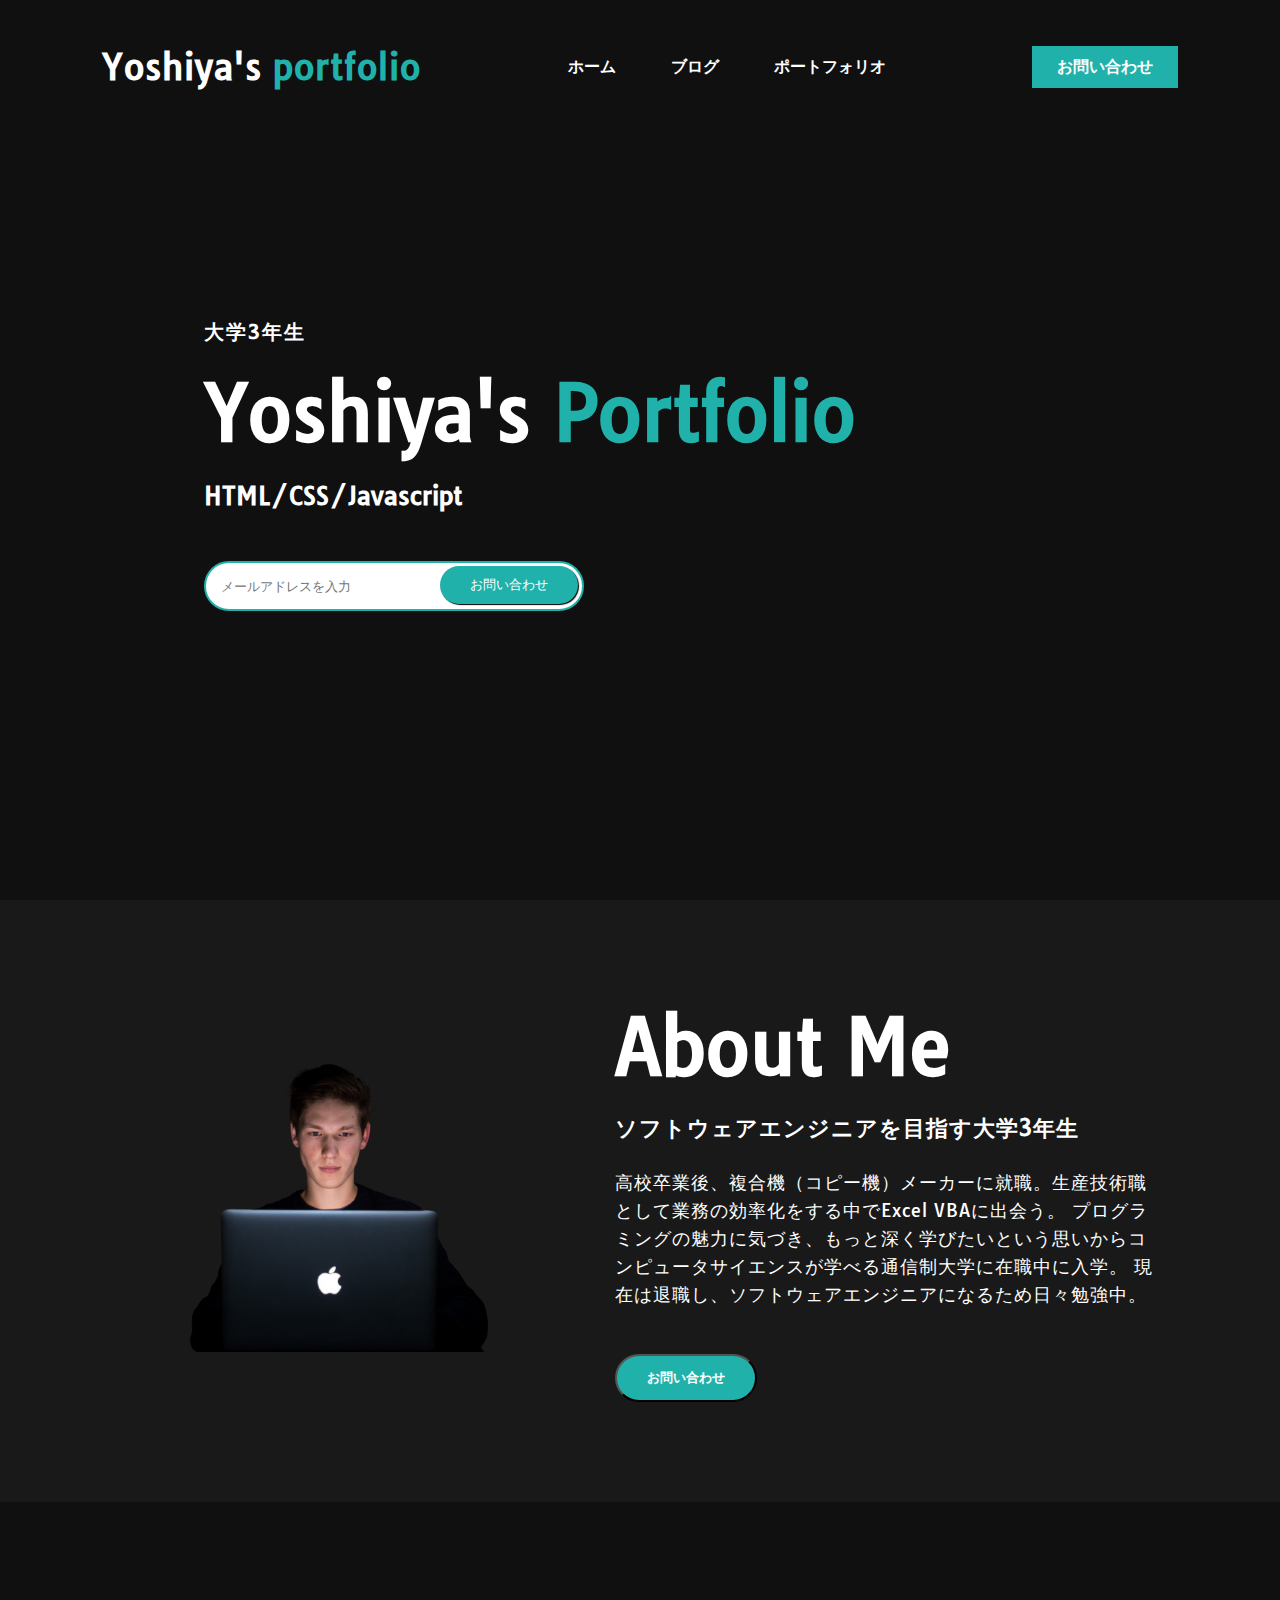
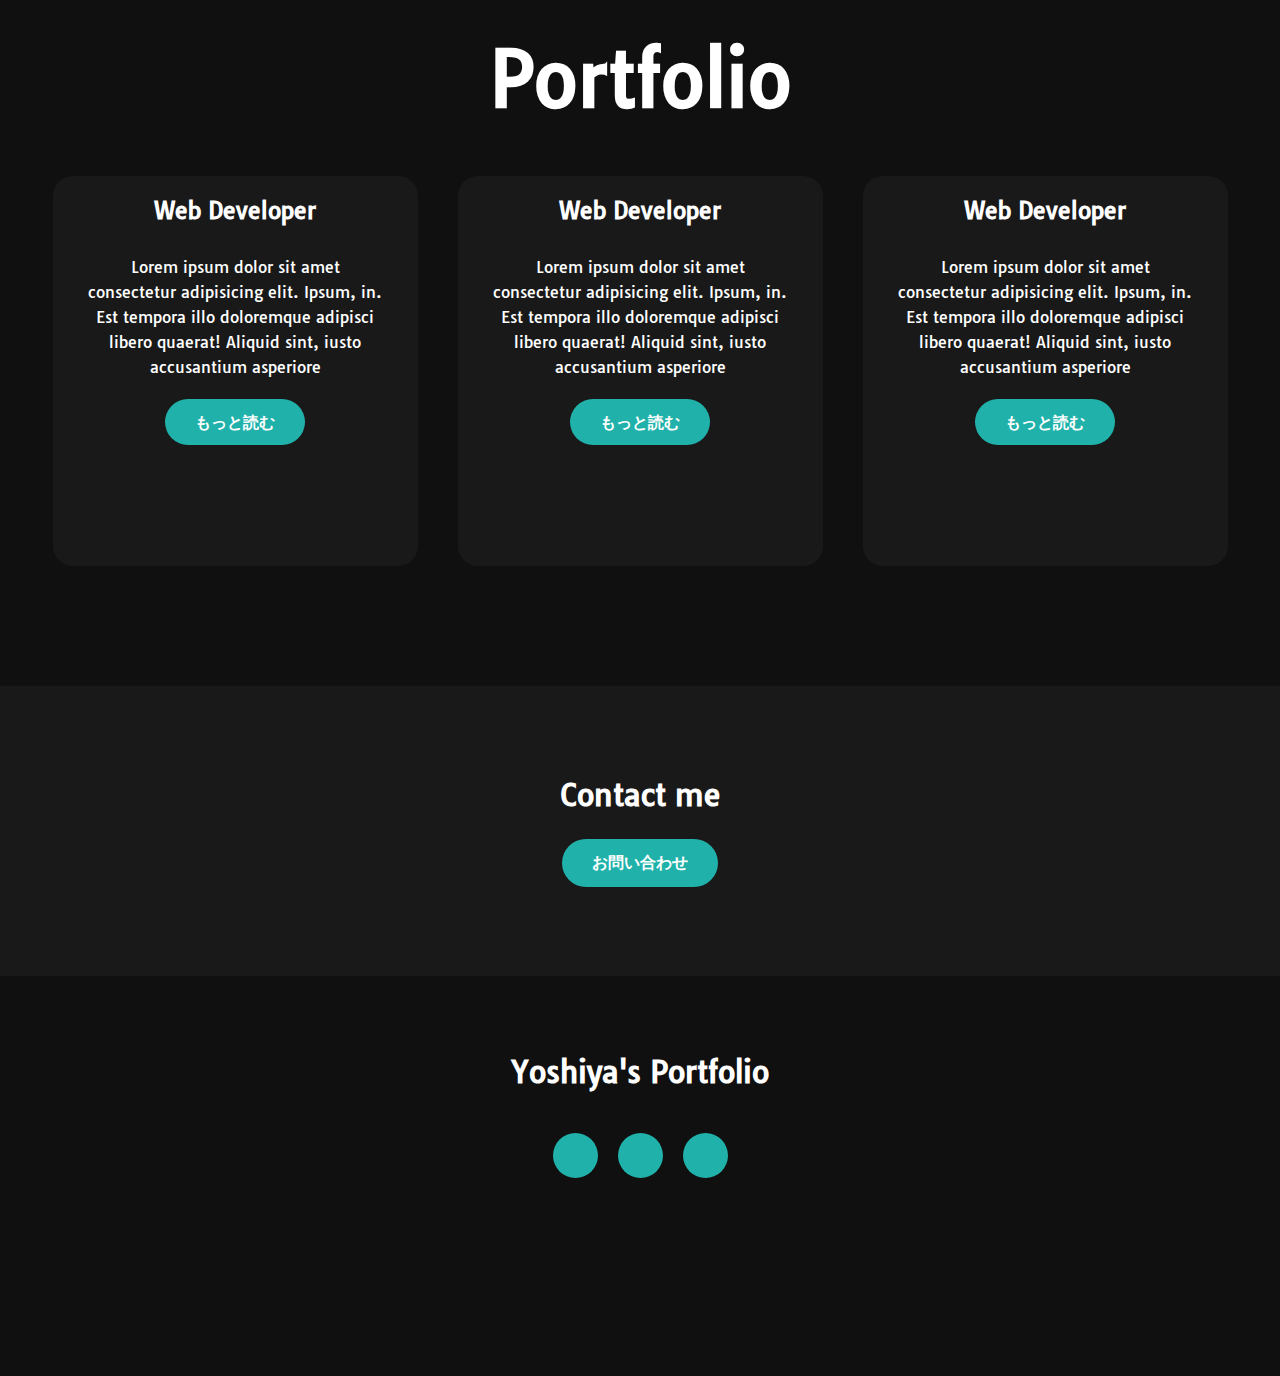
<file: index.html>
<!DOCTYPE html>
<html lang="ja">
<head>
    <meta charset="UTF-8">
    <meta name="viewport" content="width=device-width, initial-scale=1.0">
    <title>個人用ポートフォリオ</title>
    <link rel="stylesheet" href="style.css">
    <link rel="preconnect" href="https://fonts.googleapis.com"> 
    <link rel="preconnect" href="https://fonts.gstatic.com" crossorigin>
    <link href="https://fonts.googleapis.com/css2?family=Tauri&display=swap" rel="stylesheet">
    <link rel="stylesheet" 
    href="https://cdnjs.cloudflare.com/ajax/libs/font-awesome/6.5.1/css/all.min.css" integrity="sha512-DTOQO9RWCH3ppGqcWaEA1BIZOC6xxalwEsw9c2QQeAIftl+Vegovlnee1c9QX4TctnWMn13TZye+giMm8e2LwA==" crossorigin="anonymous" referrerpolicy="no-referrer" />
</head>
<body>
    <!--Hero section-->
    <div class="hero">
        <nav>
            <h2 class="logo">Yoshiya's<span> portfolio</span></h2>
            <ul>
                <li><a href="#">ホーム</a></li>
                <li><a href="#">ブログ</a></li>
                <li><a href="#">ポートフォリオ</a></li>
            </ul>
            <a href="#" class="btn">お問い合わせ</a>
        </nav>

        <div class="content">
            <div class="body">
                <div class="portfolioInfo">
                    <h4>大学3年生</h4>
                    <h1>Yoshiya's<span> Portfolio</span></h1>
                    <h3>HTML/CSS/Javascript</h3>
                    <div class="newsletter">
                        <form>
                            <input type="email" placeholder="メールアドレスを入力" />
                            <input type="submit" value="お問い合わせ" />
                        </form>
                    </div>
                </div>
            </div>
        </div>
    </div>

    <!-- about me section-->
    <section class="about">
        <div class="main">
            <img src="./img/person.png">
            <div class="about-text">
                <h2>About Me</h2>
                <h5>ソフトウェアエンジニアを目指す大学3年生</h5>
                <p>高校卒業後、複合機（コピー機）メーカーに就職。生産技術職として業務の効率化をする中でExcel VBAに出会う。
                    プログラミングの魅力に気づき、もっと深く学びたいという思いからコンピュータサイエンスが学べる通信制大学に在職中に入学。
                    現在は退職し、ソフトウェアエンジニアになるため日々勉強中。</p>
                <button class="button">お問い合わせ</button>
            </div>
        </div>
    </section>

    <!-- portfolio section-->
    <div class="portfolio">
        <div class="title">
            <h2>Portfolio</h2>
        </div>
        <div class="box">
            <div class="card">
                <i class="fa-solid fa-code"></i>
                <h5>Web Developer</h5>
                <div class="paragraph">
                    <p>Lorem ipsum dolor sit amet consectetur adipisicing elit. Ipsum, in. Est tempora illo doloremque adipisci libero quaerat! Aliquid sint, iusto accusantium asperiore</p>
                    <p style="text-align: center;">
                        <a href="#" class="button">もっと読む</a>
                    </p>
                    
                </div>
            </div>
            <div class="card">
                <i class="fa-solid fa-bars"></i>
                <h5>Web Developer</h5>
                <div class="paragraph">
                    <p>Lorem ipsum dolor sit amet consectetur adipisicing elit. Ipsum, in. Est tempora illo doloremque adipisci libero quaerat! Aliquid sint, iusto accusantium asperiore</p>
                    <p style="text-align: center;">
                        <a href="#" class="button">もっと読む</a>
                    </p>
                    
                </div>
            </div>
            <div class="card">
                <i class="fa-solid fa-bell"></i>
                <h5>Web Developer</h5>
                <div class="paragraph">
                    <p>Lorem ipsum dolor sit amet consectetur adipisicing elit. Ipsum, in. Est tempora illo doloremque adipisci libero quaerat! Aliquid sint, iusto accusantium asperiore
                          </p>
                    <p style="text-align: center;">
                        <a href="#" class="button">もっと読む</a>
                    </p>
                    
                </div>
            </div>
        </div>
        
    </div>

    <!-- contact section-->
    <div class="contact">
        <p>Contact me</p>
        <a href="#" class="contact-button">お問い合わせ</a>
    </div>

    <!-- footer section-->
    <footer>
        <p>Yoshiya's Portfolio</p>
        <p></p>
        <div class="social">
            <a href="#"><i class="fab fa-facebook-f"></i></a>
            <a href="#"><i class="fab fa-instagram"></i></a>
            <a href="#"><i class="fab fa-twitter"></i></a>
        </div>
        <p class="end"></p>
    </footer>
</body>
</html>
</file>
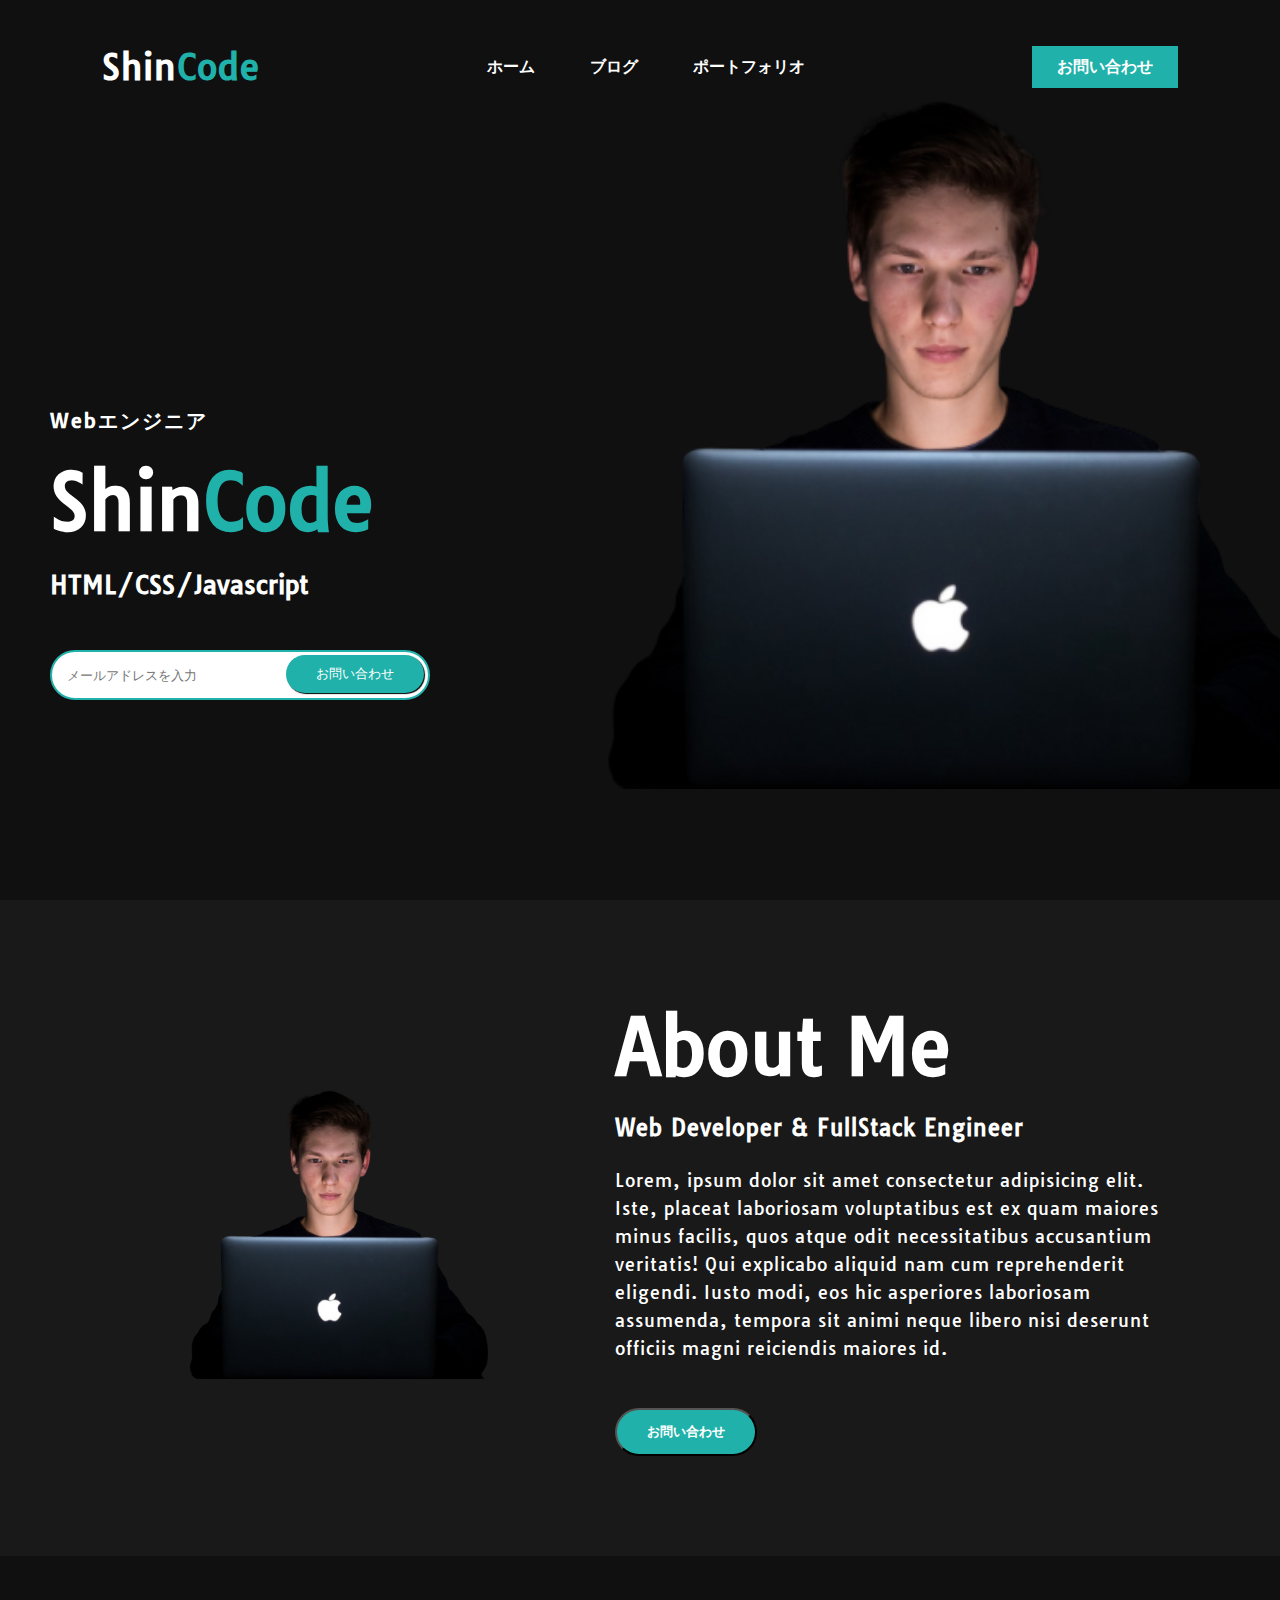
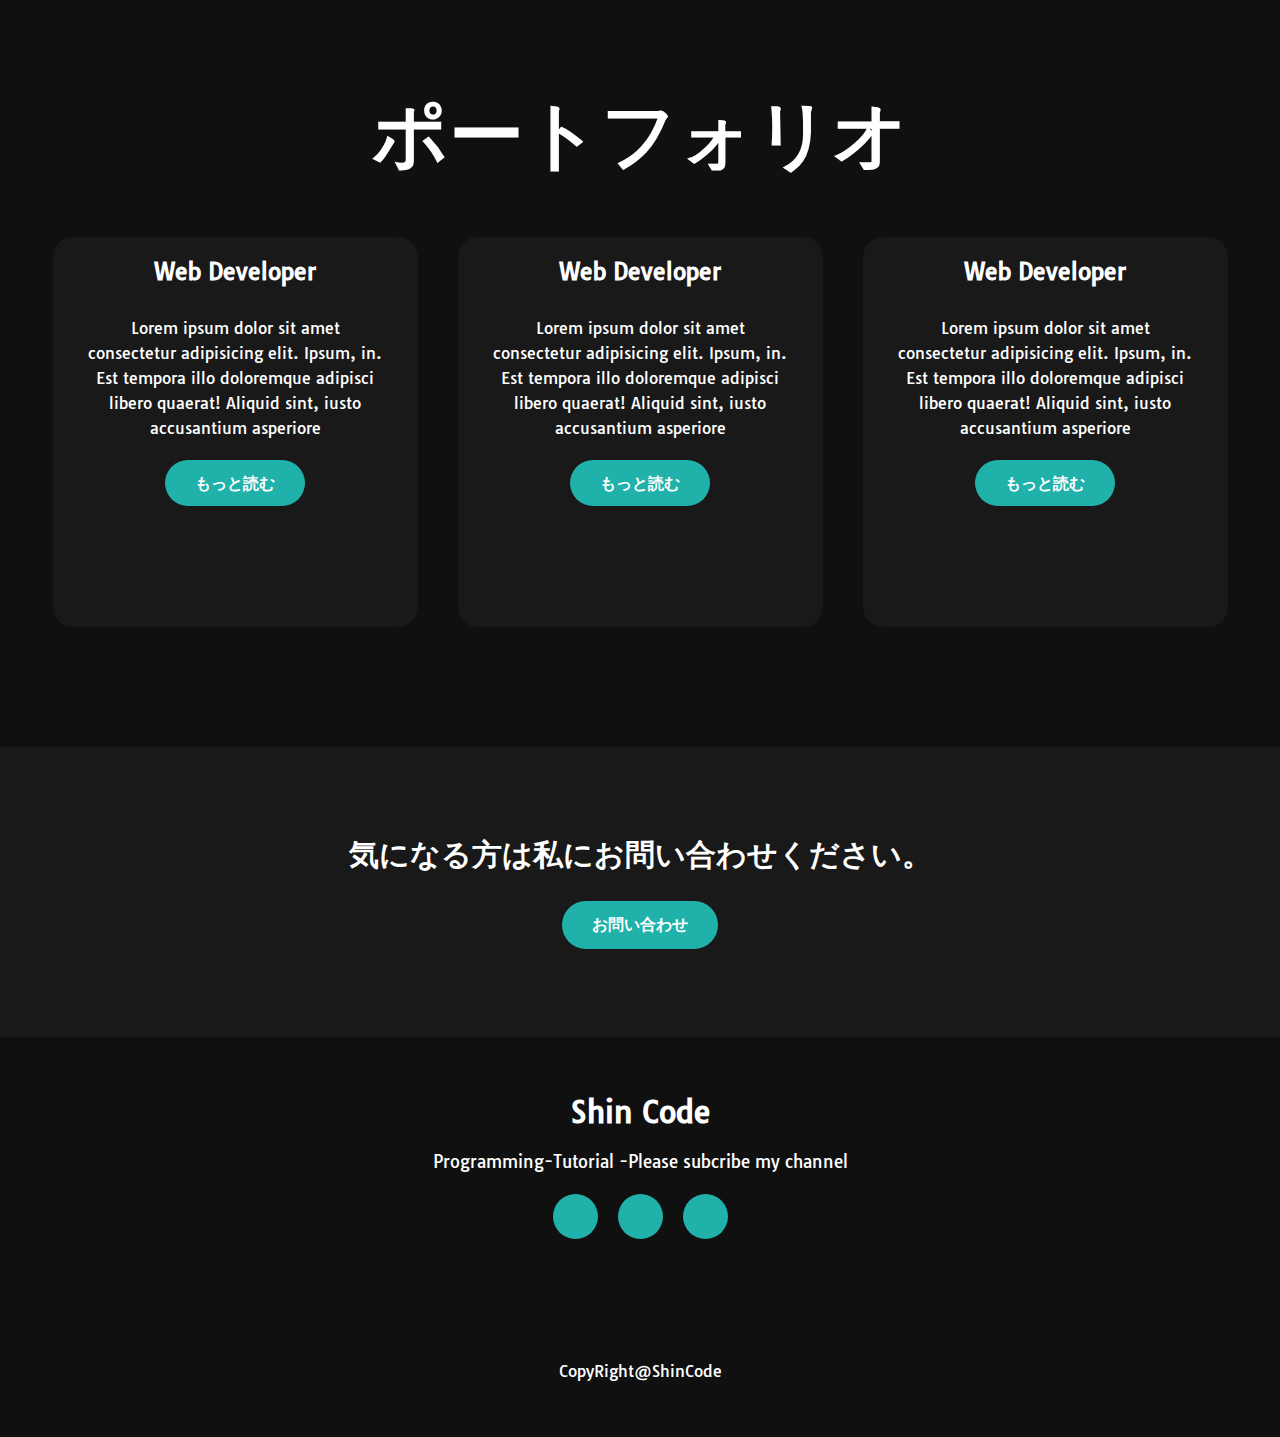
<file: indexOriginal.html>
<!DOCTYPE html>
<html lang="ja">
<head>
    <meta charset="UTF-8">
    <meta name="viewport" content="width=device-width, initial-scale=1.0">
    <title>個人用ポートフォリオ</title>
    <link rel="stylesheet" href="style.css">
    <link rel="preconnect" href="https://fonts.googleapis.com"> 
    <link rel="preconnect" href="https://fonts.gstatic.com" crossorigin>
    <link href="https://fonts.googleapis.com/css2?family=Tauri&display=swap" rel="stylesheet">
    <link rel="stylesheet" 
    href="https://cdnjs.cloudflare.com/ajax/libs/font-awesome/6.5.1/css/all.min.css" integrity="sha512-DTOQO9RWCH3ppGqcWaEA1BIZOC6xxalwEsw9c2QQeAIftl+Vegovlnee1c9QX4TctnWMn13TZye+giMm8e2LwA==" crossorigin="anonymous" referrerpolicy="no-referrer" />
</head>
<body>
    <!--Hero section-->
    <div class="hero">
        <nav>
            <h2 class="logo">Shin<span>Code</span></h2>
            <ul>
                <li><a href="#">ホーム</a></li>
                <li><a href="#">ブログ</a></li>
                <li><a href="#">ポートフォリオ</a></li>
            </ul>
            <a href="#" class="btn">お問い合わせ</a>
        </nav>

        <div class="content">
            <div class="body">
                <div class="portfolioInfo">
                    <h4>Webエンジニア</h4>
                    <h1>Shin<span>Code</span></h1>
                    <h3>HTML/CSS/Javascript</h3>
                    <div class="newsletter">
                        <form>
                            <input type="email" placeholder="メールアドレスを入力" />
                            <input type="submit" value="お問い合わせ" />
                        </form>
                    </div>
                </div>
                <img src="./img/person.png" alt="" />
            </div>
        </div>
    </div>

    <!-- about me section-->
    <section class="about">
        <div class="main">
            <img src="./img/person.png">
            <div class="about-text">
                <h2>About Me</h2>
                <h5>Web Developer & FullStack Engineer</h5>
                <p>Lorem, ipsum dolor sit amet consectetur adipisicing elit. Iste, placeat laboriosam voluptatibus est ex quam maiores minus facilis, quos atque odit necessitatibus accusantium veritatis! Qui explicabo aliquid nam cum reprehenderit eligendi. Iusto modi, eos hic asperiores laboriosam assumenda, tempora sit animi neque libero nisi deserunt officiis magni reiciendis maiores id.</p>
                <button class="button">お問い合わせ</button>
            </div>
        </div>
    </section>

    <!-- portfolio section-->
    <div class="portfolio">
        <div class="title">
            <h2>ポートフォリオ</h2>
        </div>
        <div class="box">
            <div class="card">
                <i class="fa-solid fa-code"></i>
                <h5>Web Developer</h5>
                <div class="paragraph">
                    <p>Lorem ipsum dolor sit amet consectetur adipisicing elit. Ipsum, in. Est tempora illo doloremque adipisci libero quaerat! Aliquid sint, iusto accusantium asperiore</p>
                    <p style="text-align: center;">
                        <a href="#" class="button">もっと読む</a>
                    </p>
                    
                </div>
            </div>
            <div class="card">
                <i class="fa-solid fa-bars"></i>
                <h5>Web Developer</h5>
                <div class="paragraph">
                    <p>Lorem ipsum dolor sit amet consectetur adipisicing elit. Ipsum, in. Est tempora illo doloremque adipisci libero quaerat! Aliquid sint, iusto accusantium asperiore</p>
                    <p style="text-align: center;">
                        <a href="#" class="button">もっと読む</a>
                    </p>
                    
                </div>
            </div>
            <div class="card">
                <i class="fa-solid fa-bell"></i>
                <h5>Web Developer</h5>
                <div class="paragraph">
                    <p>Lorem ipsum dolor sit amet consectetur adipisicing elit. Ipsum, in. Est tempora illo doloremque adipisci libero quaerat! Aliquid sint, iusto accusantium asperiore
                          </p>
                    <p style="text-align: center;">
                        <a href="#" class="button">もっと読む</a>
                    </p>
                    
                </div>
            </div>
        </div>
        
    </div>

    <!-- contact section-->
    <div class="contact">
        <p>気になる方は私にお問い合わせください。</p>
        <a href="#" class="contact-button">お問い合わせ</a>
    </div>

    <!-- footer section-->
    <footer>
        <p>Shin Code</p>
        <p>Programming-Tutorial -Please subcribe my channel</p>
        <div class="social">
            <a href="#"><i class="fab fa-facebook-f"></i></a>
            <a href="#"><i class="fab fa-instagram"></i></a>
            <a href="#"><i class="fab fa-twitter"></i></a>
        </div>
        <p class="end">CopyRight@ShinCode</p>
    </footer>
</body>
</html>
</file>
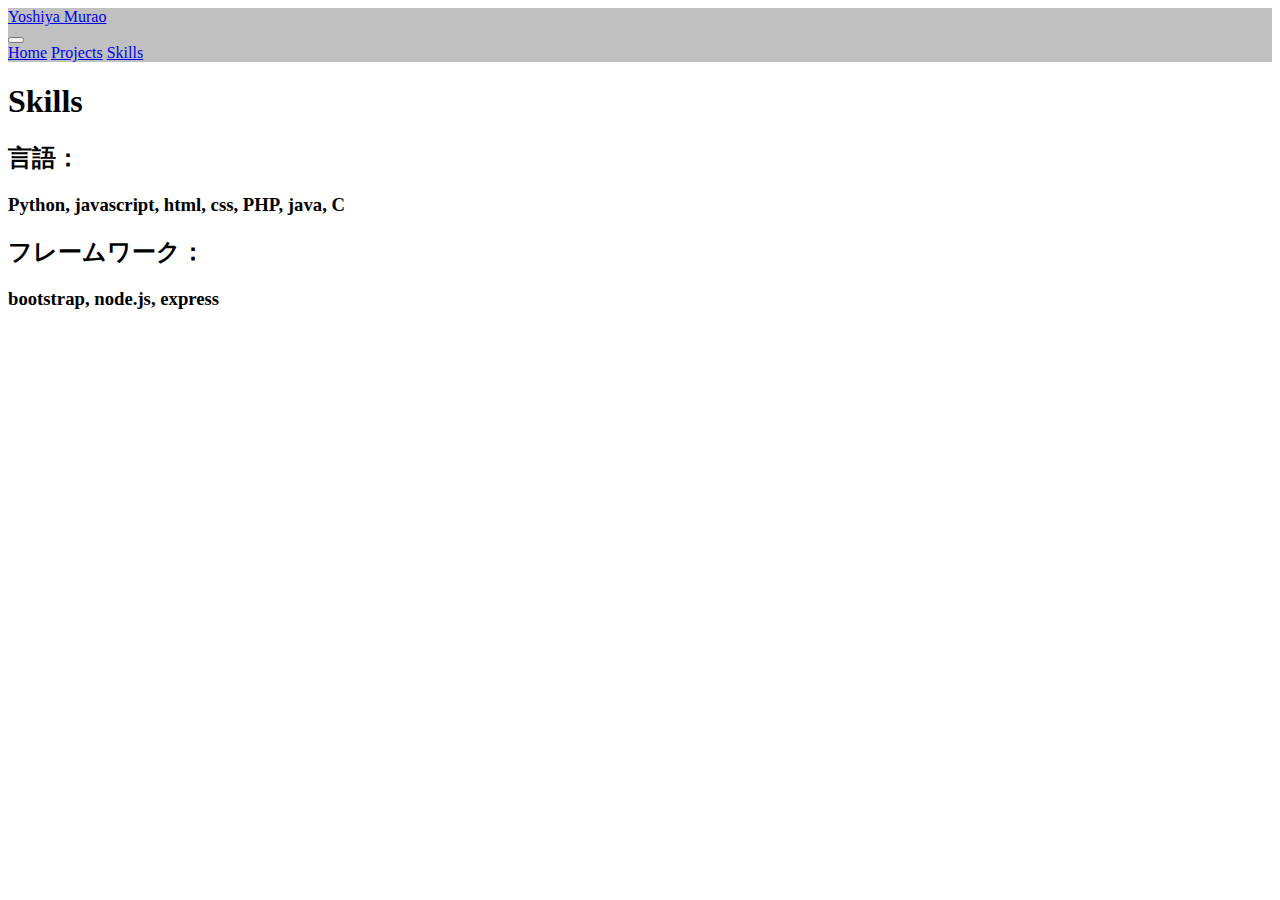
<file: public/skills.html>
<!DOCTYPE html>
<html lang="ja">
<head>
    <meta charset="UTF-8">
    <meta name="viewport" content="width=device-width, initial-scale=1.0">
    <title>Portfolio Website</title>

    <!-- bootstrap css -->
    <link href="https://cdn.jsdelivr.net/npm/bootstrap@5.3.0/dist/css/bootstrap.min.css" rel="stylesheet" integrity="sha384-9ndCyUaIbzAi2FUVXJi0CjmCapSmO7SnpJef0486qhLnuZ2cdeRhO02iuK6FUUVM" crossorigin="anonymous">
    <link rel="stylesheet" href="style.css">
</head>
<body>
    <!-- ナビゲーション -->
    <nav class="navbar navbar-expand-sm navbar-light px-3 justify-content-between bg-silver">
          <div>
            <a class="navbar-brand fw-bold" href="#">Yoshiya Murao</a>
          </div>
          <div>
            <!-- 表示するトグラー -->
            <button class="navbar-toggler" type="button" data-bs-toggle="collapse" data-bs-target="#navbarTogglerDemo01" aria-controls="navbarTogglerDemo01" aria-expanded="false" aria-label="Toggle navigation">
              <span class="navbar-toggler-icon"></span>
            </button>
          </div>
          
          


            <div class="nav navbar-nav collapse navbar-collapse justify-content-center fs-5 fw-bold" id="navbarTogglerDemo01" >
               
              <a class="nav-item nav-link" href="index.html">Home</a>
              <a class="nav-item nav-link" href="projects.html">Projects</a>
              <a class="nav-item nav-link" href="skills.html">Skills</a>
            </div>


    </nav>    

    <!-- form -->
    <div class="text-center">
      <h1 class="py-4">Skills</h1>
    </div>
    <div class="d-flex pt-5 px-5 align-items-center">
      <h2>言語：<span> </span></h2>
      <h3> Python, javascript, html, css, PHP, java, C</h3>
    </div>
    <div class="d-flex pt-5 px-5 align-items-center">
      <h2>フレームワーク：<span> </span></h2>
      <h3>bootstrap, node.js, express</h3>
    </div>

    <div>

    </div>
  </div>

<!-- Bootstrap Bundle with Popper -->
<script src="https://cdn.jsdelivr.net/npm/@popperjs/core@2.11.8/dist/umd/popper.min.js" integrity="sha384-I7E8VVD/ismYTF4hNIPjVp/Zjvgyol6VFvRkX/vR+Vc4jQkC+hVqc2pM8ODewa9r" crossorigin="anonymous"></script>
<script src="https://cdn.jsdelivr.net/npm/bootstrap@5.3.0/dist/js/bootstrap.min.js" integrity="sha384-fbbOQedDUMZZ5KreZpsbe1LCZPVmfTnH7ois6mU1QK+m14rQ1l2bGBq41eYeM/fS" crossorigin="anonymous"></script>

</body>
</html>
</file>
<file: style.css>
*{
    margin: 0;
    padding: 0;
    box-sizing: border-box;
    font-family: "Tauri", sans-serif;
      
}

.hero {
    height: 100vh;
    width: 100%;
    background-color: #101010;
}

span {
    color: lightseagreen;
}

nav {
    display: flex;
    align-items: center;
    justify-content: space-between;
    padding: 45px 8% 0 8%;
}

.logo {
    color: white;
    font-size: 35px;
    letter-spacing: 1px;
    cursor: pointer; 
}

nav ul li {
    display: inline-block;
    padding: 10px 25px;
}

nav ul li a{
    color: white;
    text-decoration: none;
    font-weight: bold;
    transition: all 0.3s;
}

nav ul li a:hover{
    color: seagreen;
}

.btn {
    background-color: lightseagreen;
    color: white;
    padding: 10px 25px;
    text-decoration: none;
    font-weight: bold;
    transition: all 0.3s;
}

.btn:hover {
    transform: scale(1.2);
    border-radius: 20px;
}

.content {
    padding-top: 230px;
}

.content .body {
    display: flex;
    justify-content: space-evenly;
    align-items: center;
    padding-left: 50px;
    padding-right: 270px;
}

.content .body img {
    width: 1080px;
    height: 720px;
    margin-top: -250px;
}

h1 {
    color: white;
    margin: 20px 0 20px;
    font-size: 75px;
}

h3 {
    color: white;
    font-size: 25px;
    margin-bottom: 50px;
}

h4 {
    color: white;
    letter-spacing: 2px;
    font-size: 20px;
}

.newsletter form {
    width: 380px;
    position: relative;
}

.newsletter form input:first-child {
    width: 100%;
    padding: 15px 130px 15px 15px;
    outline: none;
    border: 2px solid lightseagreen;
    border-radius: 30px;
}

.newsletter form input:last-child {
    position: absolute;
    border: none;
    top: 5px;
    right: 6px;
    padding: 10px 30px;
    background-color:  lightseagreen;
    border-radius: 30px;
    color: white;
    cursor: pointer;
    box-shadow: 1px 1px 1px black;
    transition: all 0.3s;
} 

.newsletter form input:last-child:hover {
    background-color: #191919;
    border: 2px solid green;
    cursor: pointer;
}

.about {
    width: 100%;
    padding: 100px 0;
    background-color: #191919;
}

.about img {
    width: 430px;
}

.about-text {
    width: 550px;
}

.main {
    width: 1120px;
    display: flex;
    margin: 0 auto;
    align-items: center;
    justify-content: space-around;
}

.about-text h2 {
    color: white;
    font-size: 75px;
    margin-bottom: 20px;

}

.about-text h5 {
    color: white;
    letter-spacing: 1px;
    font-size: 22px;
    margin-bottom: 25px;
}

.about-text p {
    color: white;
    letter-spacing: 1px;
    line-height: 28px;
    margin-bottom: 45px;
    font-size: 18px;
}

button {
    background-color: lightseagreen;
    padding: 13px 30px;
    color: white;
    font-weight: bold;
    border-radius: 30px;
    transition: all 0.3s;
}

button:hover {
    background-color: transparent;
    border: 2px solid green;
    cursor: pointer;
}

.portfolio {
    background-color: #101010;
    width: 100%;
    padding: 100px 0;
}
.title h2 {
    color: white;
    font-size: 75px;
    margin: 30px auto;
    text-align: center;
}

.box {
    display: flex;
    align-items: center;
    justify-content: center;
    min-height: 400px;
}

.card {
    height: 390px;
    width: 365px;
    background-color: #191919;
    padding: 20px 35px;
    margin: 20px;
    border-radius: 20px;
    overflow: hidden;
    text-align: center;
}

.card i {
    color: lightseagreen;
    font-size: 50px;
    margin: 25px 0;
}

h5 {
    color: white;
    font-size: 23px;
    margin-bottom: 30px;
}

.paragraph p {
    color: white;
    font-size: 16px;
    line-height: 25px;
    margin-bottom: 30px;
}

.card .button {
    background-color: lightseagreen;
    padding: 13px 30px;
    color: white;
    font-weight: bold;
    text-decoration: none;
    border-radius: 30px;
    transition: all 0.3s;
}

.card .button:hover {
    background-color: transparent;
    border: 2px solid green;
    cursor: pointer;
}

.contact {
    width: 100%;
    height: 290px;
    display: flex;
    flex-direction: column;
    justify-content: center;
    align-items: center;
    background-color: #191919;
}

.contact p {
    color: white;
    font-size: 30px;
    font-weight: bold;
    margin-bottom: 25px;
}

.contact .contact-button {
    background-color: lightseagreen;
    padding: 13px 30px;
    color: white;
    font-weight: bold;
    text-decoration: none;
    border-radius: 30px;
    transition: all 0.3s;
}

.contact .contact-button:hover {
    background-color: transparent;
    border: 2px solid green;
    cursor: pointer;
}

footer {
    width: 100%;
    height: 400px;
    background-color: #101010;
    display: flex;
    flex-direction: column;
    justify-content: center;
    align-items: center;
}

footer p:nth-child(1) {
    font-size: 30px;
    color: white;
    margin-bottom: 20px;
    font-weight: bold;
}

footer p:nth-child(2) {
    color: white;
    font-size: 17px;
    width: 500px;
    text-align: center;
    
}

.social {
    display: flex;
    
}
.social a {
    width: 45px;
    height: 45px;
    border-radius: 50px;
    background-color: lightseagreen;
    font-size: 20px;
    display: flex;
    justify-content: center;
    align-items: center;
    text-decoration: none;
    margin: 22px 10px;
    color: white;
    transition: all 0.3s;
}

.social a:hover {
    transform: scale(1.3);
}

.end {
    color: white;
    margin-top: 100px;
    font-size: 16px;
}
</file>
<file: public/style.css>
.btn-custom-black {
    background-color: black;
    color: white;
    transition: background-color 0.3s, color 0.3s;
}

.btn-custom-gray {
    background-color: silver;
}

.text-silver {
    color: silver;
}


.text-white:hover {
    color: black;
}

.text-black {
    color: black;
}

.row {
    height: 100vh;
}

.btn-custom-black:hover {
    cursor: pointer;
    box-shadow: 0 8px 12px rgba(0, 0, 0, 0.2); /* 初期の影 */
    background-color: white;
    color: black;
    
}

.bg-silver {
    background-color: silver;
}

.bg-green {
    background-color: green;
}

.bg-red {
    background-color: red;
}

.bg-orange {
    background-color: orange;
}

.bg-blue {
    background-color: blue;
}

.bg-yellow {
    background-color: yellow;
}

.custom-btn {
    width: 150px;
}

.rounded-image {
    border-radius: 10px; /* 任意の半径を指定 */
}
  
.rounded-profile {
    border-radius: 50%;
}
</file>
